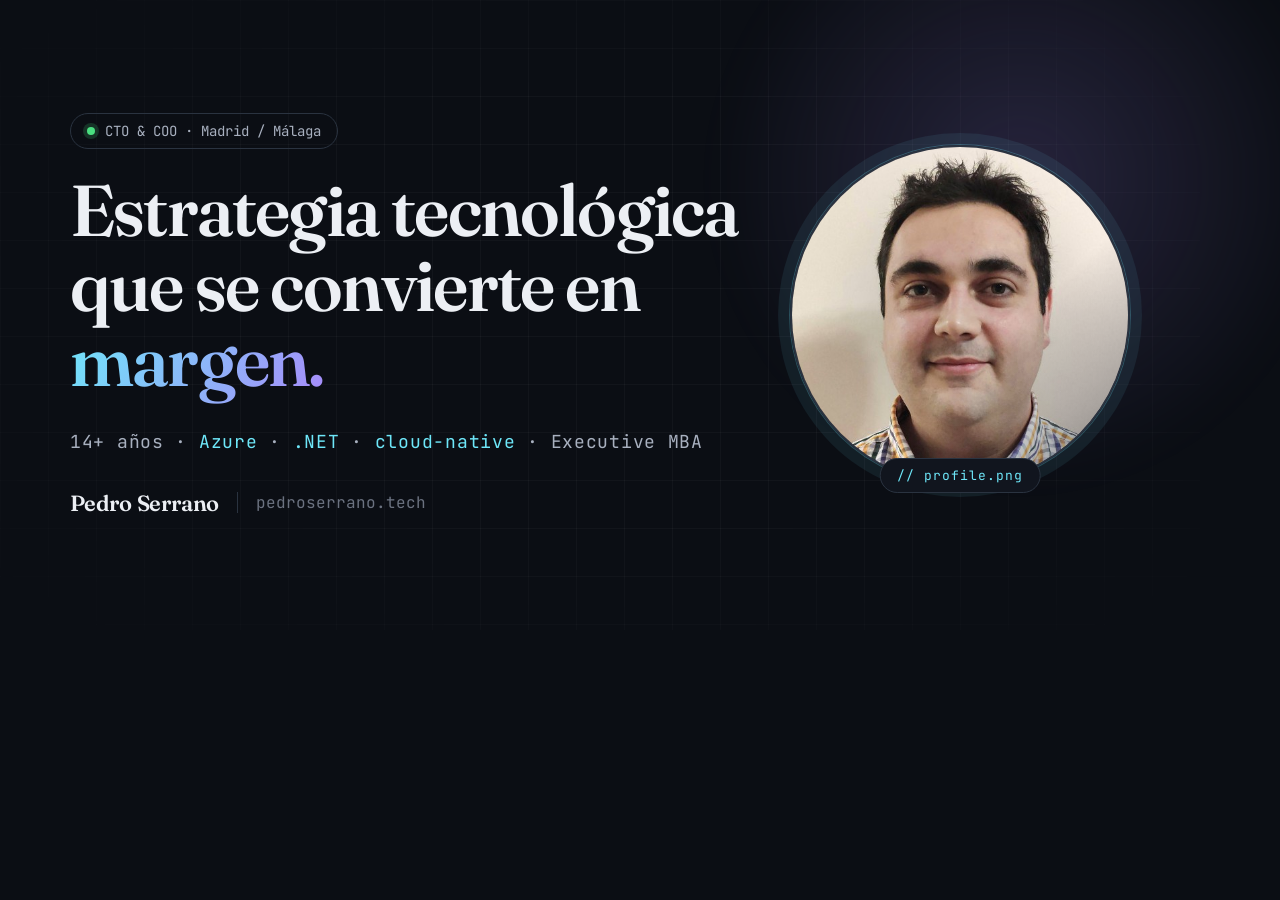
<file: assets/og-image.html>
<!doctype html>
<html lang="es">
<head>
<meta charset="utf-8" />
<title>OG Image · Pedro Serrano</title>
<link rel="preconnect" href="https://fonts.googleapis.com" />
<link rel="preconnect" href="https://fonts.gstatic.com" crossorigin />
<link href="https://fonts.googleapis.com/css2?family=Inter:wght@500;600;700&family=JetBrains+Mono:wght@500&family=Fraunces:opsz,wght@9..144,500;9..144,600&display=swap" rel="stylesheet" />
<style>
  :root {
    --bg: #0B0E14;
    --surface: #11151E;
    --line: #1F2630;
    --line-2: #2A3340;
    --text: #ECEFF4;
    --text-dim: #A8B0BF;
    --muted: #6B7280;
    --accent: #6EE7F9;
    --accent-2: #A78BFA;
    --gold: #D9B26A;
  }
  * { box-sizing: border-box; margin: 0; padding: 0; }
  html, body { width: 1200px; height: 630px; }
  body {
    font-family: 'Inter', system-ui, sans-serif;
    background: var(--bg);
    color: var(--text);
    overflow: hidden;
    position: relative;
    display: flex;
    align-items: center;
    padding: 0 70px;
  }
  /* grid bg */
  body::before {
    content: "";
    position: absolute; inset: 0;
    background-image:
      linear-gradient(to right, rgba(255,255,255,0.03) 1px, transparent 1px),
      linear-gradient(to bottom, rgba(255,255,255,0.03) 1px, transparent 1px);
    background-size: 48px 48px;
    mask-image: radial-gradient(ellipse at 50% 50%, #000 50%, transparent 100%);
  }
  /* glow */
  body::after {
    content: "";
    position: absolute;
    width: 720px; height: 720px;
    right: -180px; top: -180px;
    background: radial-gradient(circle, rgba(167,139,250,.18), transparent 60%);
    filter: blur(20px);
  }
  .left {
    flex: 1;
    display: flex; flex-direction: column;
    gap: 24px;
    z-index: 2;
  }
  .eyebrow {
    display: inline-flex;
    align-self: flex-start;
    align-items: center; gap: 10px;
    padding: 8px 16px;
    border: 1px solid var(--line-2);
    border-radius: 999px;
    font-family: 'JetBrains Mono', monospace;
    font-size: 14px;
    color: var(--text-dim);
  }
  .dot {
    width: 8px; height: 8px; border-radius: 50%;
    background: #4ade80;
    box-shadow: 0 0 0 4px rgba(74,222,128,.18);
  }
  h1 {
    font-family: 'Fraunces', serif;
    font-weight: 600;
    font-size: 72px;
    line-height: 1.04;
    letter-spacing: -0.025em;
  }
  h1 .accent {
    background: linear-gradient(120deg, var(--accent), var(--accent-2));
    -webkit-background-clip: text; background-clip: text;
    color: transparent;
  }
  .role {
    font-family: 'JetBrains Mono', monospace;
    font-size: 18px;
    color: var(--text-dim);
    letter-spacing: 0.04em;
    margin-top: 8px;
  }
  .role span { color: var(--accent); }
  .footer-row {
    display: flex; align-items: center; gap: 18px;
    margin-top: 12px;
  }
  .name {
    font-family: 'Fraunces', serif;
    font-weight: 600;
    font-size: 22px;
    letter-spacing: -0.01em;
  }
  .domain {
    font-family: 'JetBrains Mono', monospace;
    font-size: 16px;
    color: var(--muted);
    padding-left: 18px;
    border-left: 1px solid var(--line-2);
  }
  .right {
    width: 340px;
    height: 340px;
    flex-shrink: 0;
    margin-left: 50px;
    position: relative;
    z-index: 2;
  }
  .photo-frame {
    width: 100%; height: 100%;
    border-radius: 50%;
    border: 2px solid var(--line-2);
    box-shadow: 0 0 0 12px rgba(110,231,249,.08), 0 0 0 1px rgba(110,231,249,.25);
    overflow: hidden;
    position: relative;
  }
  .photo-frame img {
    width: 100%; height: 100%;
    object-fit: cover;
    display: block;
  }
  .photo-frame::after {
    content: "";
    position: absolute; inset: 0;
    border-radius: 50%;
    background: linear-gradient(135deg, transparent 60%, rgba(11,14,20,.55));
  }
  .badge {
    position: absolute;
    bottom: -8px; left: 50%;
    transform: translateX(-50%);
    background: var(--surface);
    border: 1px solid var(--line-2);
    padding: 8px 16px;
    border-radius: 999px;
    font-family: 'JetBrains Mono', monospace;
    font-size: 13px;
    color: var(--accent);
    letter-spacing: 0.08em;
    white-space: nowrap;
  }
</style>
</head>
<body>
  <div class="left">
    <span class="eyebrow"><span class="dot"></span>CTO &amp; COO · Madrid / Málaga</span>
    <h1>
      Estrategia tecnológica<br />
      que se convierte en <span class="accent">margen.</span>
    </h1>
    <p class="role">14+ años · <span>Azure</span> · <span>.NET</span> · <span>cloud-native</span> · Executive MBA</p>
    <div class="footer-row">
      <span class="name">Pedro Serrano</span>
      <span class="domain">pedroserrano.tech</span>
    </div>
  </div>
  <div class="right">
    <div class="photo-frame">
      <img src="pedro-serrano.jpg" alt="" />
    </div>
    <span class="badge">// profile.png</span>
  </div>
</body>
</html>
</file>
